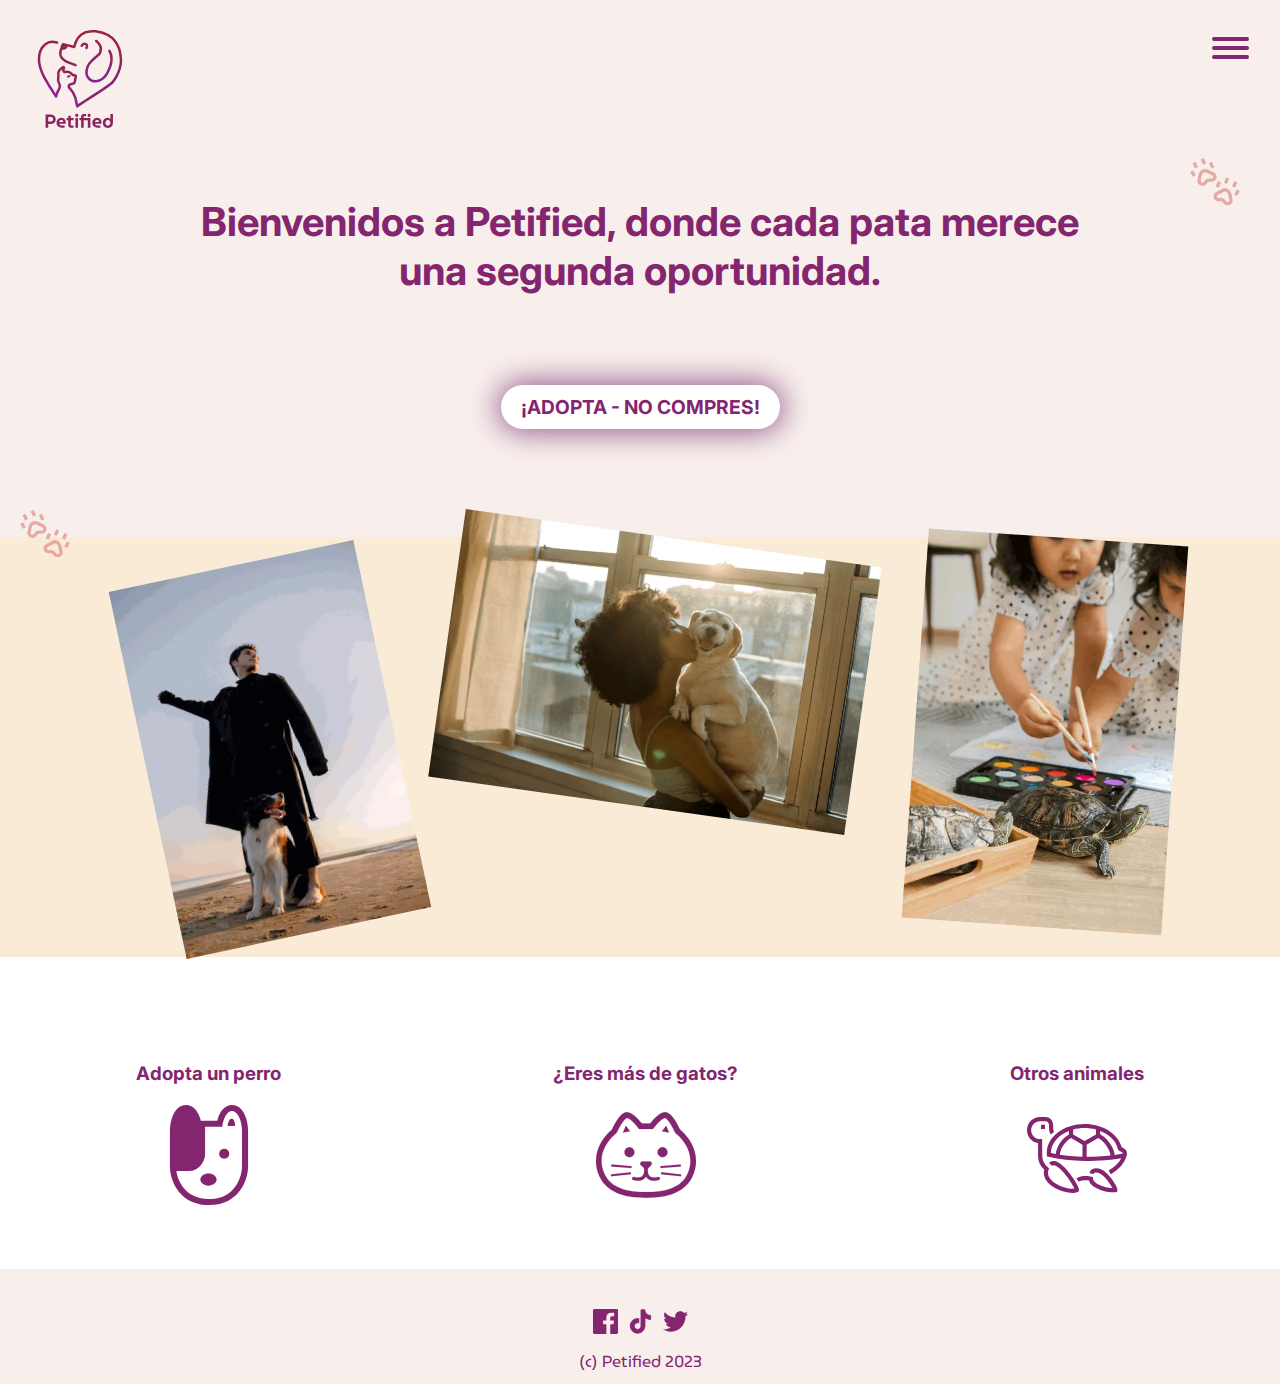
<file: index.html>
<!DOCTYPE html>
<html lang="es">
  <head>
    <meta charset="UTF-8" />
    <meta http-equiv="X-UA-Compatible" content="IE=edge" />
    <meta name="viewport" content="width=device-width, initial-scale=1.0" />
    <title>Petified - Refugio de animales</title>
    <link rel="stylesheet" href="css/root.css" />
    <link rel="stylesheet" href="css/style.css" />
  </head>
  <body ondragstart="return false;" ondrop="return false;">
    <header>
      <div class="grupoLogo">
        <a href="index.html"
          ><img class="logo" src="/img/Logos/logo.svg" alt="Petified"
        /></a>
      </div>

      <div class="menu">
        <nav id="nav" class="main-nav">
          <div class="nav-links">
            <a class="link-item link-item1" href="index.html">Inicio</a>
            <a class="link-item link-item2" href="somos.html">Quiénes somos</a>
            <a class="link-item link-item3" href="obrasocial.html">Colabora</a>
            <a class="link-item link-item4" href="adopta.html">Adopta</a>
            <a class="link-item link-item5" href="adopta.html">Contacto</a>
          </div>
        </nav>
        <button id="button-menu" class="button-menu">
          <span></span>
          <span></span>
          <span></span>
        </button>
      </div>
    </header>

    <div class="huella1">
      <img
        class="huellas"
        src="/img/icons/paws-svgrepo-com (2).svg"
        alt="huellas"
      />
    </div>

    <section class="seccion1">
      <!--TITULO-->

      <div class="marcoBoton">
        <div class="titulo">
          <h1>
            Bienvenidos a Petified, donde cada pata merece una segunda
            oportunidad.
          </h1>
        </div>
        <button class="adopta">
          <a href="adopta.html">¡Adopta - No compres!</a>
        </button>
      </div>
    </section>
    <div class="huella2">
      <img
        class="huellas"
        src="/img/icons/paws-svgrepo-com (2).svg"
        alt="huellas"
      />
    </div>
    <main>
      <div class="galeriaPrincipal">
        <img
          class="foto1"
          src="/img/ImagenesWEBP/1920/humanos_interactuando/Full-chicoPerro.webp"
          alt="Chico Perro"
        />
        <img
          class="foto2"
          src="/img/ImagenesWEBP/1920/humanos_interactuando/Full-chicaBesoPerro.webp"
          alt="Chica besa perro"
        />

        <img
          class="foto3"
          src="/img/ImagenesWEBP/1920/humanos_interactuando/Full-niñasTortugas.webp"
          alt="niñas Tortuga"
        />
        <img
          class="foto4"
          src="/img/ImagenesWEBP/1920/humanos_interactuando/Full-niñoAmorGato.webp"
          alt="niño gato"
        />
        <img
          class="foto5"
          src="/img/ImagenesWEBP/1920/humanos_interactuando/Full-paseoPerros.webp"
          alt="paseo perro"
        />
      </div>
      <section class="iconoEnlace">
        <div class="conjuntoAdopta">
          <h3>Adopta un perro</h3>
          <div>
            <img
              class="icono"
              src="/img/icons/dog-13-svgrepo-com.svg"
              alt="icono de perro"
            />
          </div>
        </div>
        <div class="conjuntoAdopta">
          <h3>¿Eres más de gatos?</h3>
          <div>
            <img
              class="icono"
              src="/img/icons/cat-1-svgrepo-com.svg"
              alt="icono de gato"
            />
          </div>
        </div>
        <div class="conjuntoAdopta">
          <h3>Otros animales</h3>
          <div>
            <img
              class="icono"
              src="/img/icons/turtle-svgrepo-com.svg"
              alt="icono de tortuga"
            />
          </div>
        </div>
      </section>
      <footer>
        <div class="grupoRedes">
          <img
            class="redes"
            src="/img/icons/facebook-color-svgrepo-com.svg"
            alt=""
          />
          <img class="redes" src="/img/icons/tiktok-svgrepo-com.svg" alt="" />
          <img
            class="redes"
            src="/img/icons/twitter-3-svgrepo-com.svg"
            alt=""
          />
        </div>
        <div class="copyRight">(c) Petified 2023</div>
      </footer>
    </main>
    <script src="js/script.js"></script>
  </body>
</html>
</file>
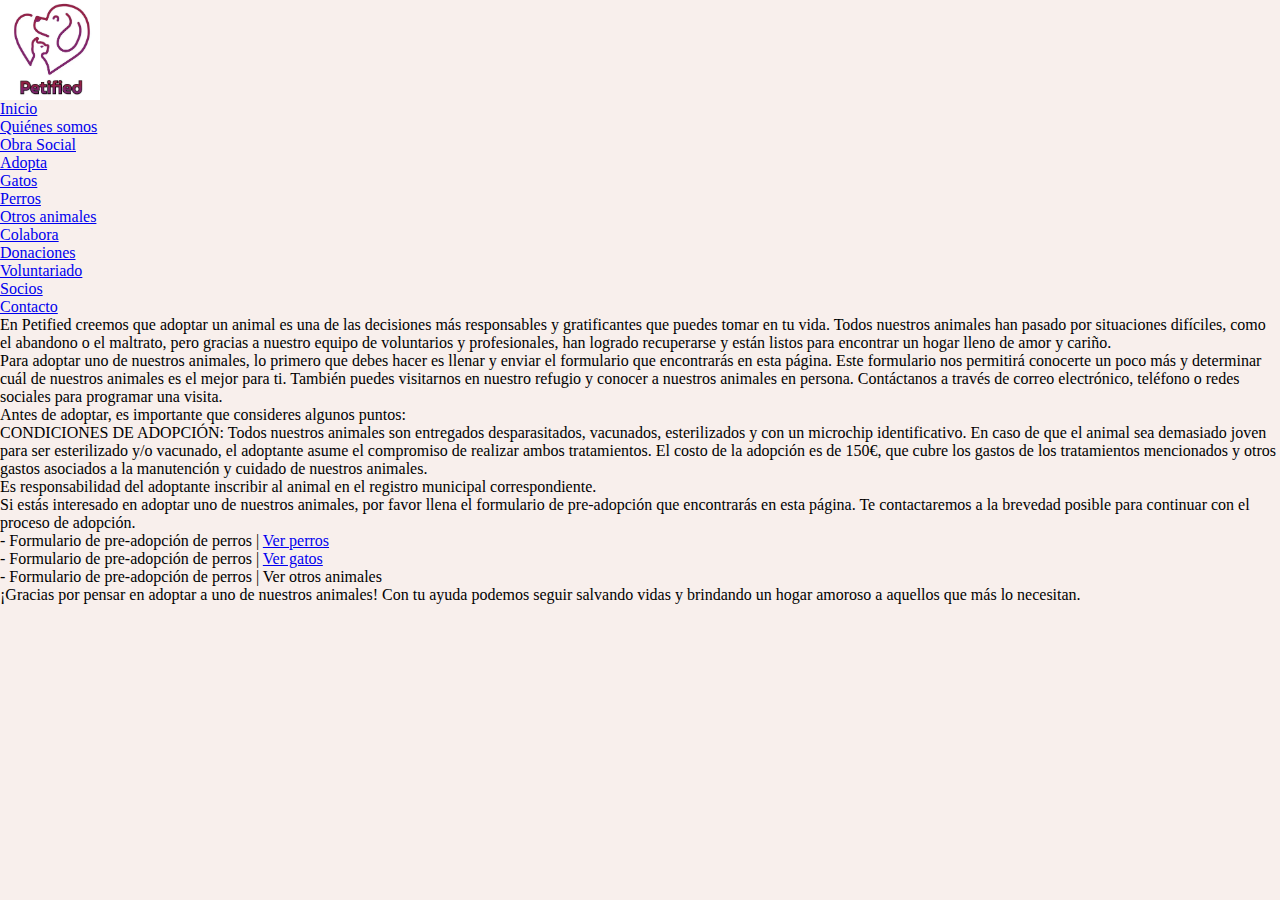
<file: adopta.html>
<!DOCTYPE html>
<html lang="es">
  <head>
    <meta charset="UTF-8" />
    <meta http-equiv="X-UA-Compatible" content="IE=edge" />
    <meta name="viewport" content="width=device-width, initial-scale=1.0" />
    <title>Petified - Refugio de animales</title>
    <link rel="stylesheet" href="css/root.css" />
    <link rel="stylesheet" href="css/style.css" />
  </head>
<body>
  
  <div class="header">
    <div class="logo">
      <a href="index.html"><img class="logo" src="/img/Logos/logo.webp" alt="Petified"/></a>
    </div>
      
    <div class="menu">
      <nav>
        <li><a href="index.html">Inicio</a></li>
        <li><a href="somos.html">Quiénes somos</a></li>
        <li><a href="obrasocial.html">Obra Social</a></li>
        <li><a class="active" href="adopta.html">Adopta</a>
          <ul>
            <li><a href="gatos.html">Gatos</a></li>
            <li><a href="perros.html">Perros</a></li>
            <li><a href="#">Otros animales</a></li>
          </ul>
        </li>
        <li><a href="colabora.html">Colabora</a>
          <ul><li><a href="#">Donaciones</a></li>
            <li><a href="#">Voluntariado</a></li>
            <li><a href="#">Socios</a></li>
            </li>
          </ul>
        <li><a href="contacta.html">Contacto</a></li>
      </nav>
    </div>
  </div>

  <div>
    <p class="text1">En Petified creemos que adoptar un animal es una de las decisiones más responsables y gratificantes que puedes tomar en tu vida. Todos nuestros animales han pasado por situaciones difíciles, como el abandono o el maltrato, pero gracias a nuestro equipo de voluntarios y profesionales, han logrado recuperarse y están listos para encontrar un hogar lleno de amor y cariño.</p>
    <p class="text1">Para adoptar uno de nuestros animales, lo primero que debes hacer es llenar y enviar el formulario que encontrarás en esta página. Este formulario nos permitirá conocerte un poco más y determinar cuál de nuestros animales es el mejor para ti. También puedes visitarnos en nuestro refugio y conocer a nuestros animales en persona. Contáctanos a través de correo electrónico, teléfono o redes sociales para programar una visita.</p>
    <p class="text1">Antes de adoptar, es importante que consideres algunos puntos:</p>
    <p class="text1">CONDICIONES DE ADOPCIÓN: Todos nuestros animales son entregados desparasitados, vacunados, esterilizados y con un microchip identificativo. En caso de que el animal sea demasiado joven para ser esterilizado y/o vacunado, el adoptante asume el compromiso de realizar ambos tratamientos. El costo de la adopción es de 150€, que cubre los gastos de los tratamientos mencionados y otros gastos asociados a la manutención y cuidado de nuestros animales.</p>
    <p class="text1">Es responsabilidad del adoptante inscribir al animal en el registro municipal correspondiente.</p>
    <p class="text1">Si estás interesado en adoptar uno de nuestros animales, por favor llena el formulario de pre-adopción que encontrarás en esta página. Te contactaremos a la brevedad posible para continuar con el proceso de adopción.</p>
    <p class="text2">- Formulario de pre-adopción de perros   | <a href="perros.html">Ver perros</a></p>
    <p class="text2">- Formulario de pre-adopción de perros   | <a href="perros.html">Ver gatos</a></p>
    <p class="text2">- Formulario de pre-adopción de perros   | Ver otros animales</p>
    <p class="text1">¡Gracias por pensar en adoptar a uno de nuestros animales! Con tu ayuda podemos seguir salvando vidas y brindando un hogar amoroso a aquellos que más lo necesitan.</p>
  </div>
</file>
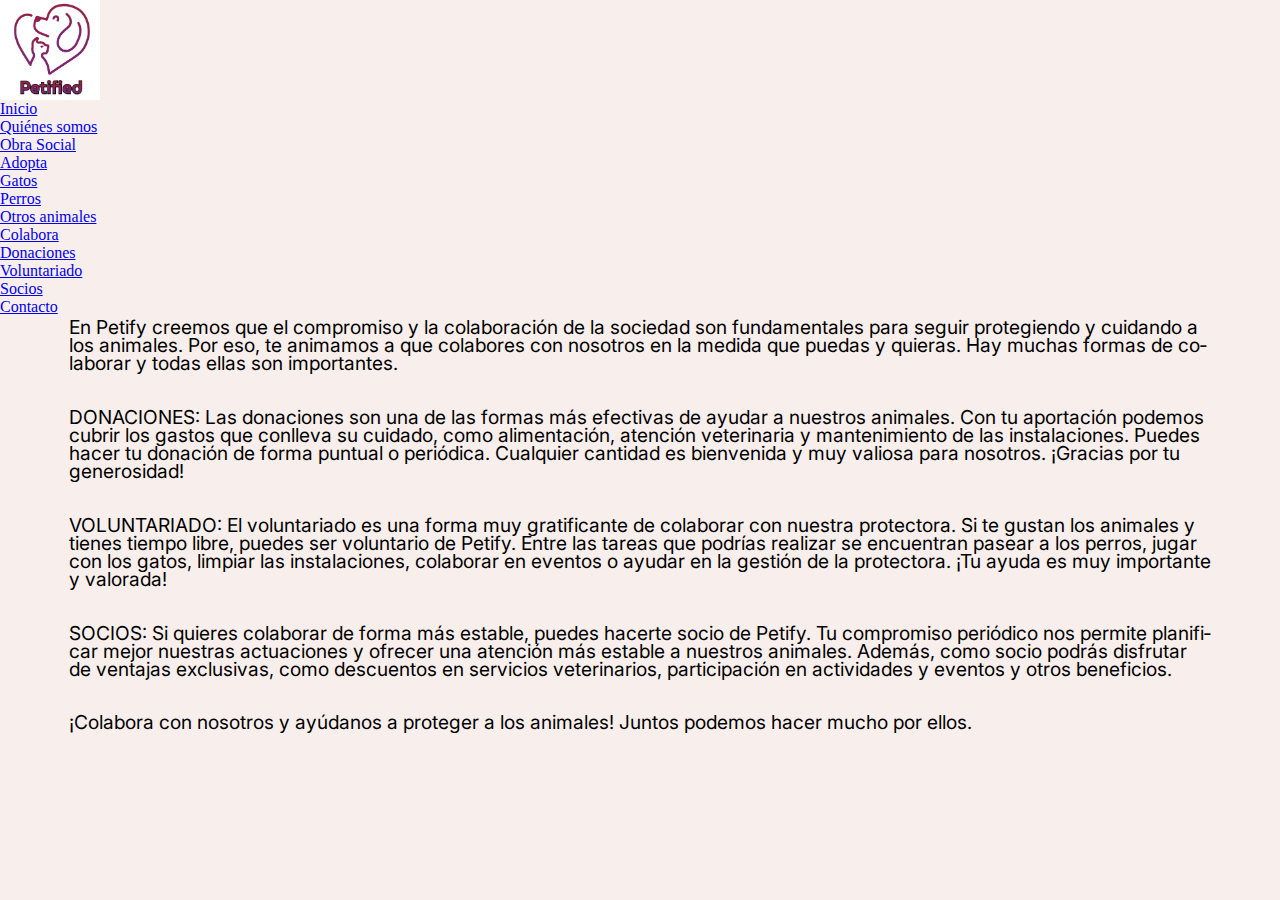
<file: colabora.html>
<!DOCTYPE html>
<html lang="es">
  <head>
    <meta charset="UTF-8" />
    <meta http-equiv="X-UA-Compatible" content="IE=edge" />
    <meta name="viewport" content="width=device-width, initial-scale=1.0" />
    <title>Petified - Refugio de animales</title>
    <link rel="stylesheet" href="css/root.css" />
    <link rel="stylesheet" href="css/style.css" />
  </head>
<body>
  
  <div class="header">
    <div class="logo">
      <a href="index.html"><img class="logo" src="/img/Logos/logo.webp" alt="Petified"/></a>
    </div>
      
    <div class="menu">
      <nav>
        <li><a href="index.html">Inicio</a></li>
        <li><a href="somos.html">Quiénes somos</a></li>
        <li><a href="obrasocial.html">Obra Social</a></li>
        <li><a href="adopta.html">Adopta</a>
          <ul>
            <li><a href="gatos.html">Gatos</a></li>
            <li><a href="perros.html">Perros</a></li>
            <li><a href="#">Otros animales</a></li>
          </ul>
        </li>
        <li><a class="active" href="colabora.html">Colabora</a>
          <ul><li><a href="#">Donaciones</a></li>
            <li><a href="#">Voluntariado</a></li>
            <li><a href="#">Socios</a></li>
            </li>
          </ul>
        <li><a href="contacta.html">Contacto</a></li>
      </nav>
    </div>
  </div>

  <div>
    <p class="text">En Petify creemos que el compromiso y la colaboración de la sociedad son fundamentales para seguir protegiendo y cuidando a los animales. Por eso, te animamos a que colabores con nosotros en la medida que puedas y quieras. Hay muchas formas de colaborar y todas ellas son importantes.</p>
    <p class="text">DONACIONES: Las donaciones son una de las formas más efectivas de ayudar a nuestros animales. Con tu aportación podemos cubrir los gastos que conlleva su cuidado, como alimentación, atención veterinaria y mantenimiento de las instalaciones. Puedes hacer tu donación de forma puntual o periódica. Cualquier cantidad es bienvenida y muy valiosa para nosotros. ¡Gracias por tu generosidad!</p>
    <p class="text">VOLUNTARIADO: El voluntariado es una forma muy gratificante de colaborar con nuestra protectora. Si te gustan los animales y tienes tiempo libre, puedes ser voluntario de Petify. Entre las tareas que podrías realizar se encuentran pasear a los perros, jugar con los gatos, limpiar las instalaciones, colaborar en eventos o ayudar en la gestión de la protectora. ¡Tu ayuda es muy importante y valorada!</p>
    <p class="text">SOCIOS: Si quieres colaborar de forma más estable, puedes hacerte socio de Petify. Tu compromiso periódico nos permite planificar mejor nuestras actuaciones y ofrecer una atención más estable a nuestros animales. Además, como socio podrás disfrutar de ventajas exclusivas, como descuentos en servicios veterinarios, participación en actividades y eventos y otros beneficios.</p>
    <p class="text">¡Colabora con nosotros y ayúdanos a proteger a los animales! Juntos podemos hacer mucho por ellos.</p>
  </div>
</file>
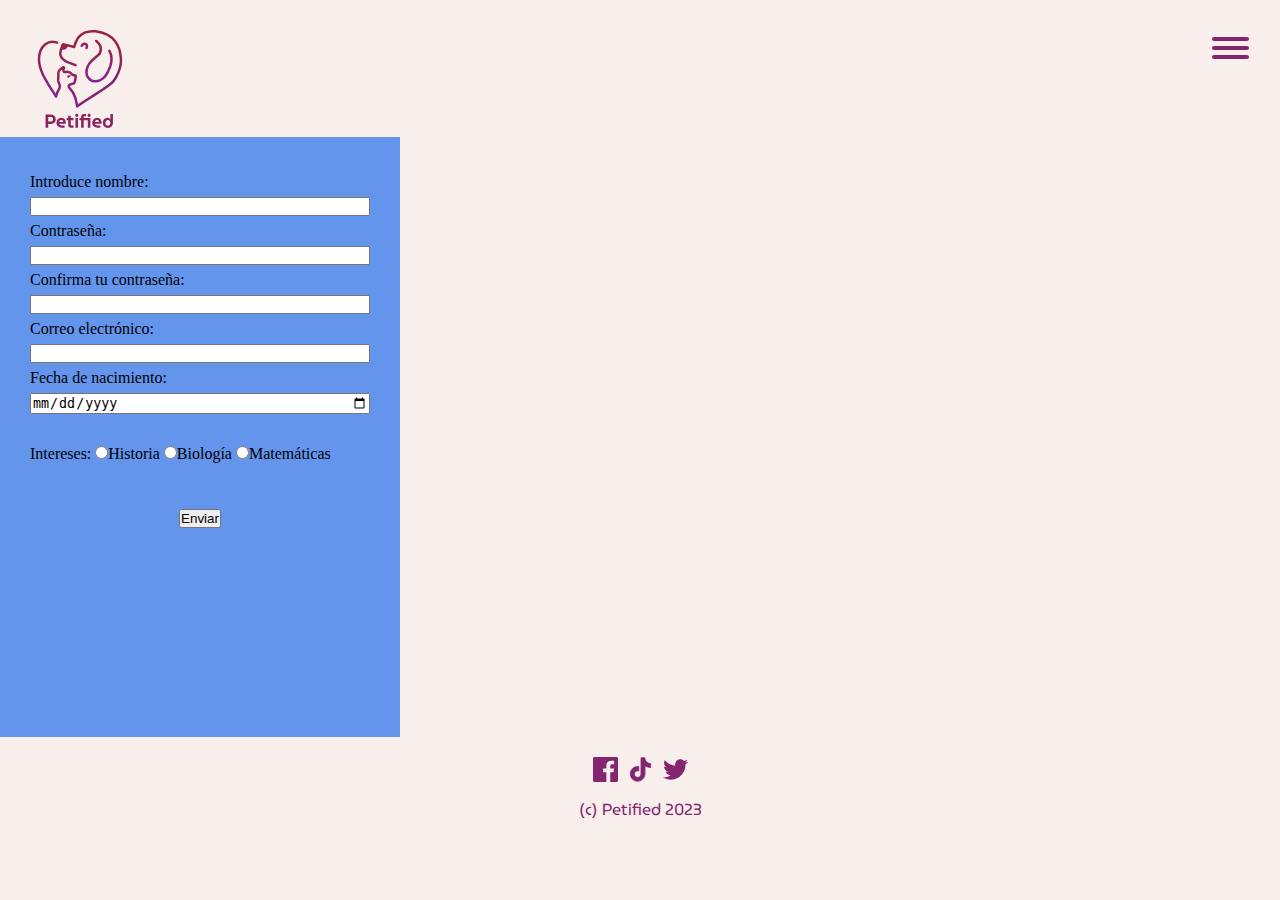
<file: contacta.html>
<!DOCTYPE html>
<html lang="es">
  <head>
    <meta charset="UTF-8" />
    <meta http-equiv="X-UA-Compatible" content="IE=edge" />
    <meta name="viewport" content="width=device-width, initial-scale=1.0" />
    <title>Petified - Refugio de animales</title>
    <link rel="stylesheet" href="css/root.css" />
    <link rel="stylesheet" href="css/style.css" />
  </head>
  <body>
    <header>
      <div class="grupoLogo">
        <a href="index.html"
          ><img class="logo" src="/img/Logos/logo.svg" alt="Petified"
        /></a>
      </div>

      <div class="menu">
        <nav id="nav" class="main-nav">
          <div class="nav-links">
            <a class="link-item link-item1" href="index.html">Inicio</a>
            <a class="link-item link-item2" href="somos.html">Quiénes somos</a>
            <a class="link-item link-item3" href="obrasocial.html">Colabora</a>
            <a class="link-item link-item4" href="adopta.html">Adopta</a>
            <a class="link-item link-item5" href="adopta.html">Contacto</a>
          </div>
        </nav>
        <button id="button-menu" class="button-menu">
          <span></span>
          <span></span>
          <span></span>
        </button>
      </div>
    </header>

    <main>
      <form action="" class="contenedor" id="formulario">
        <label for="nombre">Introduce nombre:</label>
        <input class="campo-input" type="text" id="nombre" name="nombre" />
        <span class="invisible" id="errorNombre">Nombre incorrecto</span>
        <label for="password">Contraseña:</label>
        <input class="campo-input" type="text" id="password" name="password" />
        <label for="passwordConfirm">Confirma tu contraseña:</label>
        <span class="invisible" id="errPasswordDif "
          >Las contraseñas no son iguales</span
        >
        <input
          class="campo-input"
          type="text"
          id="passwordConfirm"
          name="passwordConfirm"
        />
        <span class="invisible" id="errorPassword"
          >Formato de password incorrecto</span
        >
        <label for="correo">Correo electrónico:</label>
        <input class="campo-input" type="email" id="correo" name="correo" />
        <span class="invisible" id="correoError"
          >Formato incorrecto de correo</span
        >
        <label for="nacimiento:">Fecha de nacimiento:</label>
        <input
          class="campo-input"
          type="date"
          name="nacimiento"
          id="nacimiento"
        />
        <div class="radiales">
          <label for="interes">Intereses: </label>
          <input
            type="radio"
            name="interes"
            id="historia"
            value="historia"
          />Historia
          <input
            type="radio"
            name="interes"
            id="biologia"
            value="biología"
          />Biología
          <input
            type="radio"
            name="interes"
            id="matematicas"
            value="matematicas"
          />Matemáticas
        </div>
        <div class="contenedorBoton">
          <button id="botonEnvio">Enviar</button>
        </div>
      </form>
    </main>
    <script src="js/funciones.js"></script>

    <footer>
      <div class="grupoRedes">
        <img
          class="redes"
          src="/img/icons/facebook-color-svgrepo-com.svg"
          alt=""
        />
        <img class="redes" src="/img/icons/tiktok-svgrepo-com.svg" alt="" />
        <img class="redes" src="/img/icons/twitter-3-svgrepo-com.svg" alt="" />
      </div>
      <div class="copyRight">(c) Petified 2023</div>
    </footer>
  </body>
</html>
</file>
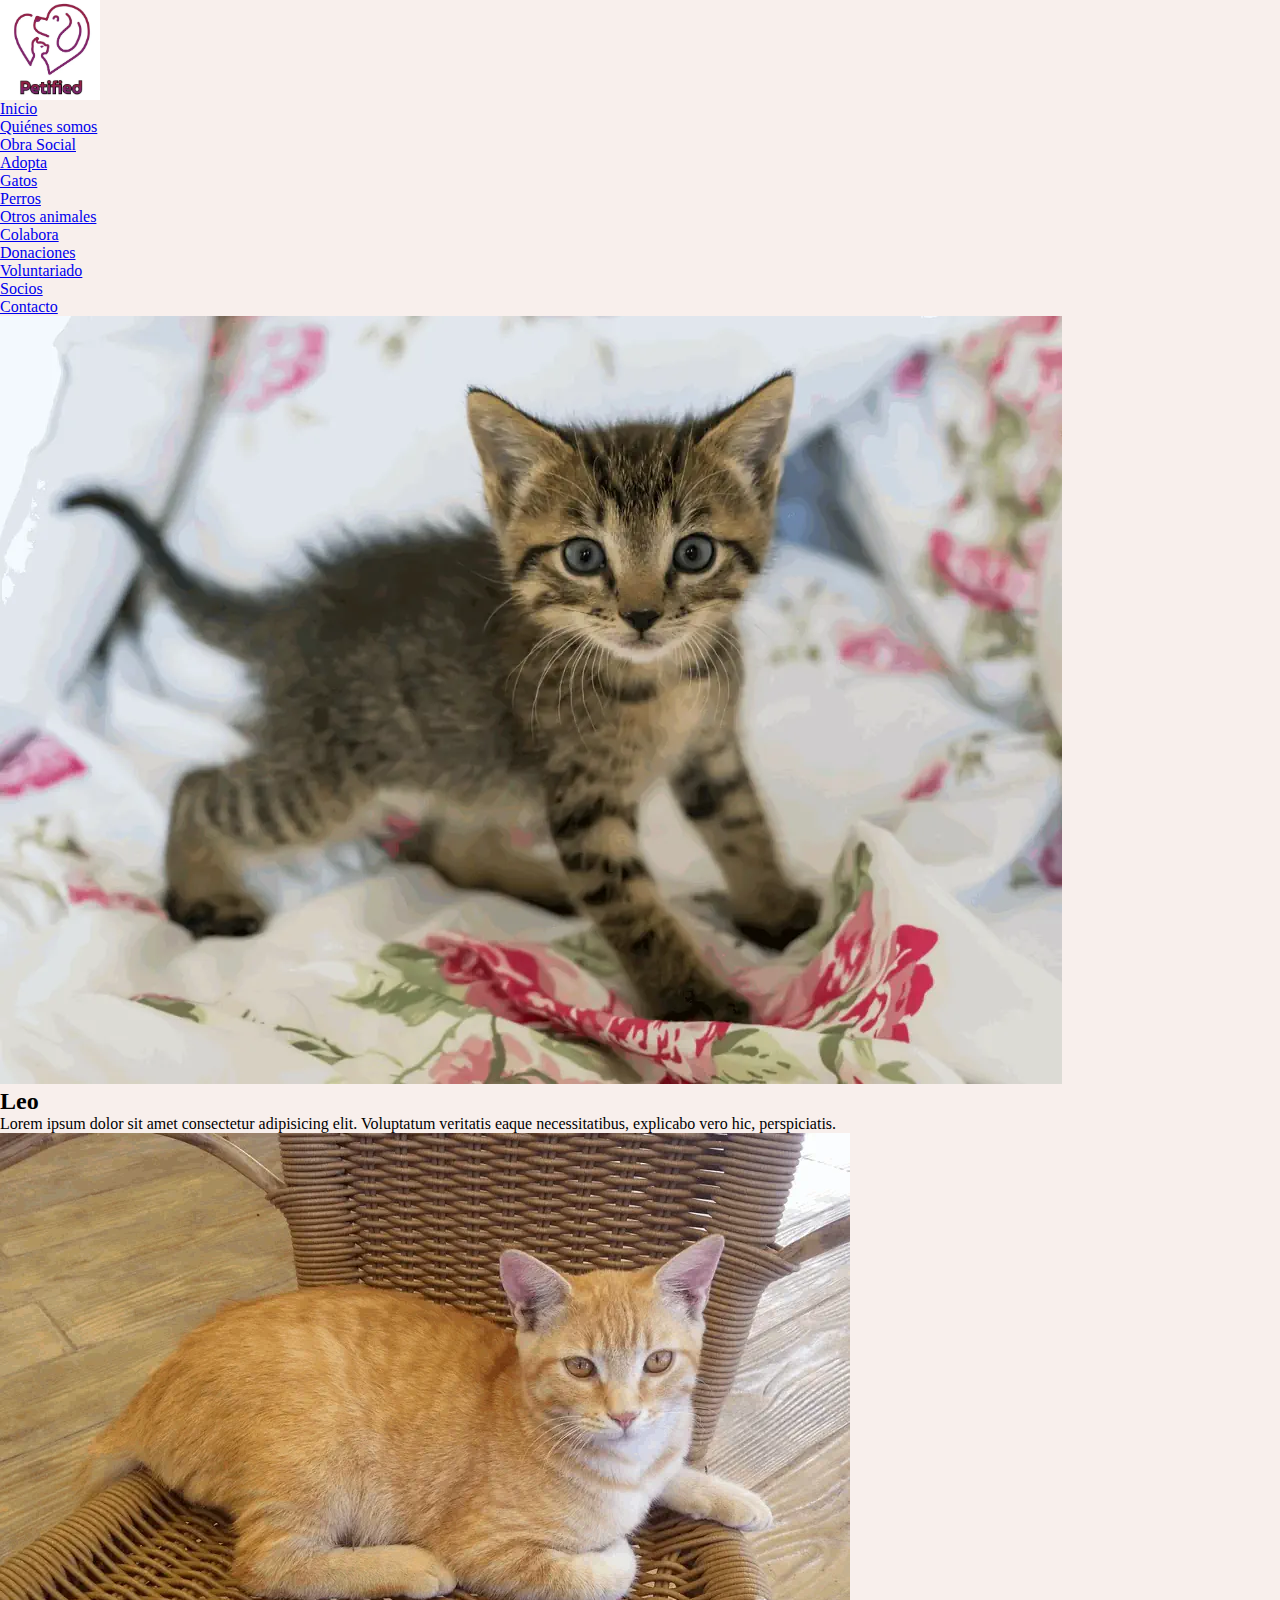
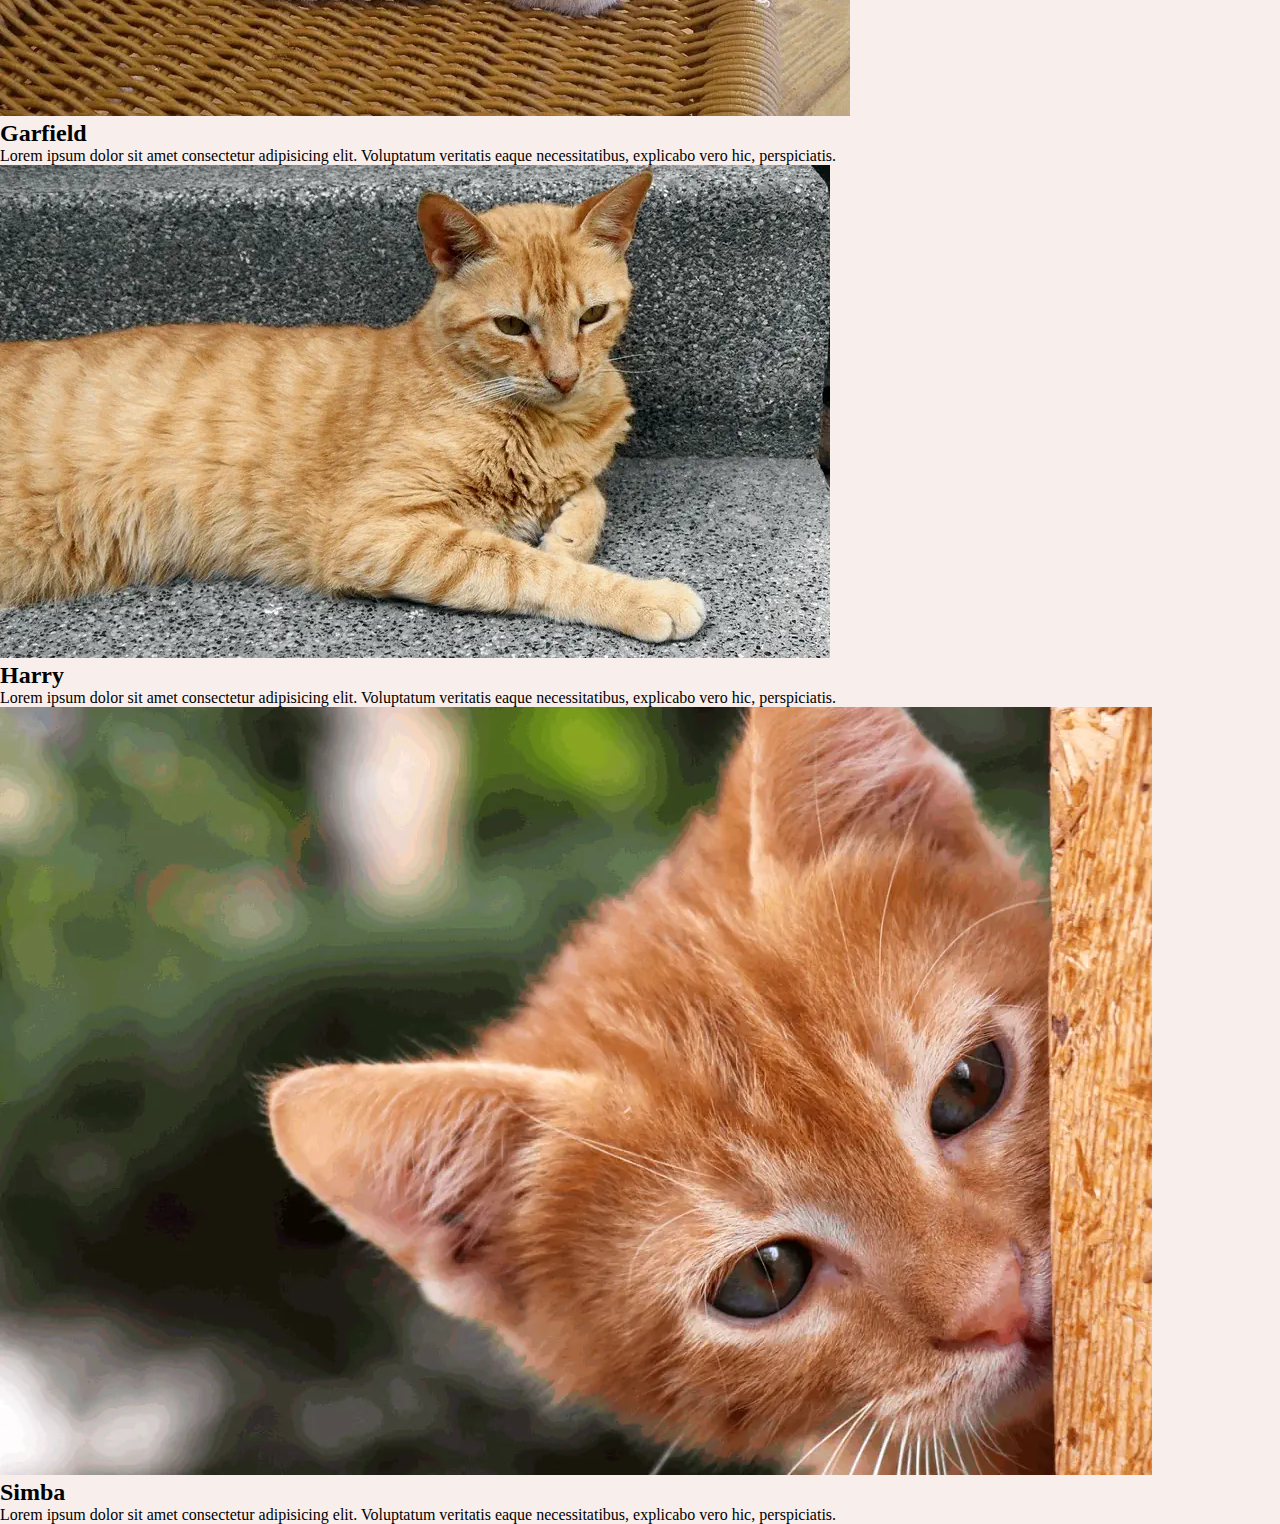
<file: gatos.html>
<!DOCTYPE html>
<html lang="es">
  <head>
    <meta charset="UTF-8" />
    <meta http-equiv="X-UA-Compatible" content="IE=edge" />
    <meta name="viewport" content="width=device-width, initial-scale=1.0" />
    <title>Petified - Refugio de animales</title>
    <link rel="stylesheet" href="css/root.css" />
    <link rel="stylesheet" href="css/style.css" />
  </head>
<body>
  
  <div class="header">
    <div class="logo">
      <a href="index.html"><img class="logo" src="/img/Logos/logo.webp" alt="Petified"/></a>
    </div>
      
    <div class="menu">
      <nav>
        <li><a href="index.html">Inicio</a></li>
        <li><a href="somos.html">Quiénes somos</a></li>
        <li><a href="obrasocial.html">Obra Social</a></li>
        <li><a class="active" href="adopta.html">Adopta</a>
          <ul>
            <li><a class="active" href="gatos.html">Gatos</a></li>
            <li><a href="perros.html">Perros</a></li>
            <li><a href="#">Otros animales</a></li>
          </ul>
        </li>
        <li><a href="colabora.html">Colabora</a>
          <ul><li><a href="#">Donaciones</a></li>
            <li><a href="#">Voluntariado</a></li>
            <li><a href="#">Socios</a></li>
            </li>
          </ul>
        <li><a href="contacta.html">Contacto</a></li>
      </nav>
    </div>
  </div>
  <div class="perros">
        <div class="card"><img src="img/ImagenesWEBP/1920/gatos/Full-gatoCachorro.webp">
            <h2>Leo</h2>
            <p>Lorem ipsum dolor sit amet consectetur adipisicing elit. Voluptatum veritatis eaque necessitatibus, explicabo vero hic, perspiciatis.</p>
        </div>

        <div class="card"><img src="img/ImagenesWEBP/1920/gatos/Full-gatoNaranjaSIlla.webp">
            <h2>Garfield</h2>
            <p>Lorem ipsum dolor sit amet consectetur adipisicing elit. Voluptatum veritatis eaque necessitatibus, explicabo vero hic, perspiciatis.</p>
        </div>

        <div class="card"><img src="img/ImagenesWEBP/1920/gatos/Full-gatoNaranjaSobreGris.webp">
            <h2>Harry</h2>
            <p>Lorem ipsum dolor sit amet consectetur adipisicing elit. Voluptatum veritatis eaque necessitatibus, explicabo vero hic, perspiciatis.</p>
        </div>

        <div class="card"><img src="img/ImagenesWEBP/1920/gatos/Full-gatoNaranjaAsoma.webp">
            <h2>Simba</h2>
            <p>Lorem ipsum dolor sit amet consectetur adipisicing elit. Voluptatum veritatis eaque necessitatibus, explicabo vero hic, perspiciatis.</p>
        </div>
    </div>
  </body>
  </html>
</file>
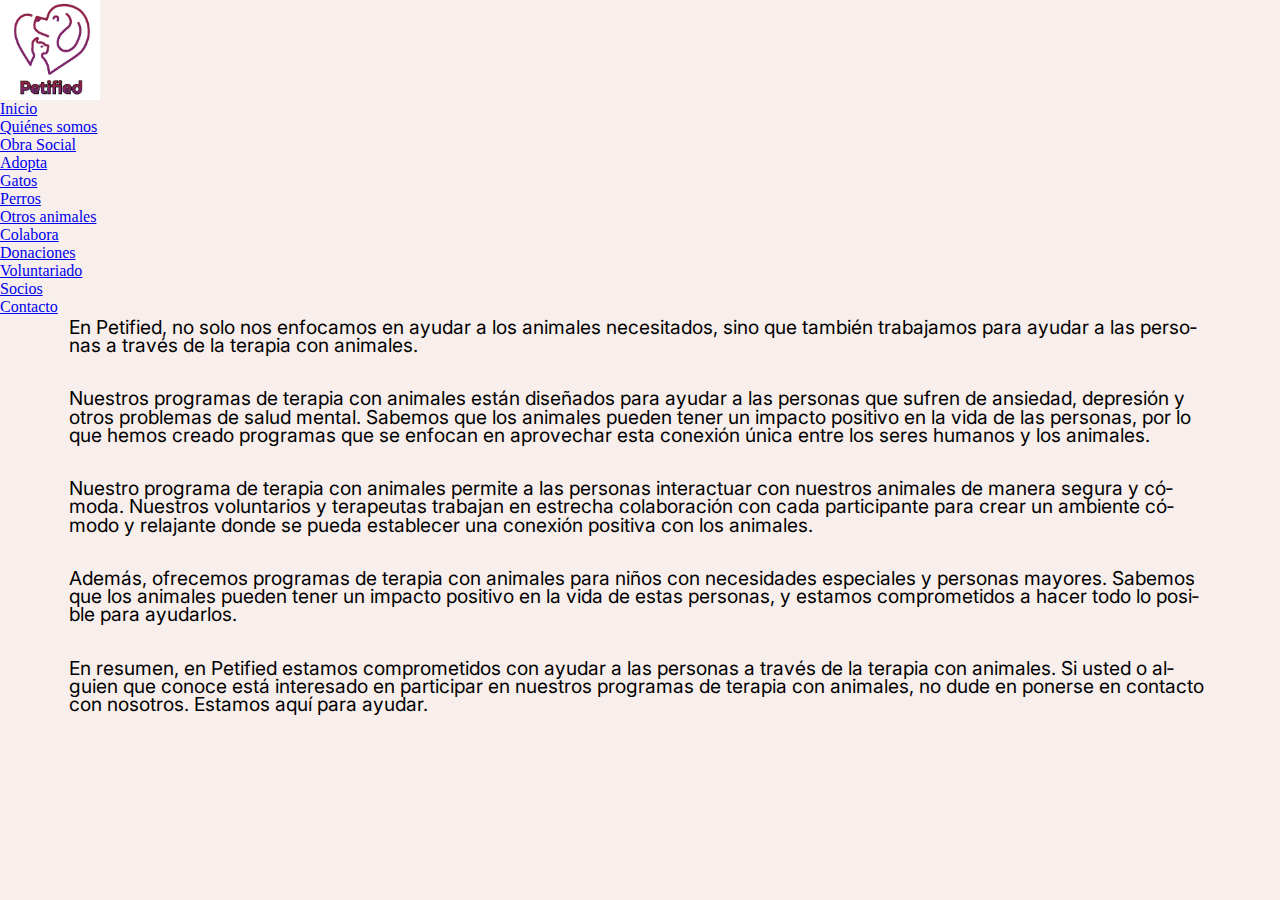
<file: obrasocial.html>
<!DOCTYPE html>
<html lang="es">
  <head>
    <meta charset="UTF-8" />
    <meta http-equiv="X-UA-Compatible" content="IE=edge" />
    <meta name="viewport" content="width=device-width, initial-scale=1.0" />
    <title>Petified - Refugio de animales</title>
    <link rel="stylesheet" href="css/root.css" />
    <link rel="stylesheet" href="css/style.css" />
  </head>
<body>
  
  <div class="header">
    <div class="logo">
      <a href="index.html"><img class="logo" src="/img/Logos/logo.webp" alt="Petified"/></a>
    </div>
      
    <div class="menu">
      <nav>
        <li><a href="index.html">Inicio</a></li>
        <li><a href="somos.html">Quiénes somos</a></li>
        <li><a class="active" href="obrasocial.html">Obra Social</a></li>
        <li><a href="adopta.html">Adopta</a>
          <ul>
            <li><a href="gatos.html">Gatos</a></li>
            <li><a href="perros.html">Perros</a></li>
            <li><a href="#">Otros animales</a></li>
          </ul>
        </li>
        <li><a href="colabora.html">Colabora</a>
          <ul><li><a href="#">Donaciones</a></li>
            <li><a href="#">Voluntariado</a></li>
            <li><a href="#">Socios</a></li>
            </li>
          </ul>
        <li><a href="contacta.html">Contacto</a></li>
      </nav>
    </div>
  </div>

  <div>
    <p class="text">En Petified, no solo nos enfocamos en ayudar a los animales necesitados, sino que también trabajamos para ayudar a las personas a través de la terapia con animales.</p>
    <p class="text">Nuestros programas de terapia con animales están diseñados para ayudar a las personas que sufren de ansiedad, depresión y otros problemas de salud mental. Sabemos que los animales pueden tener un impacto positivo en la vida de las personas, por lo que hemos creado programas que se enfocan en aprovechar esta conexión única entre los seres humanos y los animales.</p>
    <p class="text">Nuestro programa de terapia con animales permite a las personas interactuar con nuestros animales de manera segura y cómoda. Nuestros voluntarios y terapeutas trabajan en estrecha colaboración con cada participante para crear un ambiente cómodo y relajante donde se pueda establecer una conexión positiva con los animales.</p>
    <p class="text">Además, ofrecemos programas de terapia con animales para niños con necesidades especiales y personas mayores. Sabemos que los animales pueden tener un impacto positivo en la vida de estas personas, y estamos comprometidos a hacer todo lo posible para ayudarlos.</p>
    <p class="text">En resumen, en Petified estamos comprometidos con ayudar a las personas a través de la terapia con animales. Si usted o alguien que conoce está interesado en participar en nuestros programas de terapia con animales, no dude en ponerse en contacto con nosotros. Estamos aquí para ayudar.</p>
  </div>
</file>
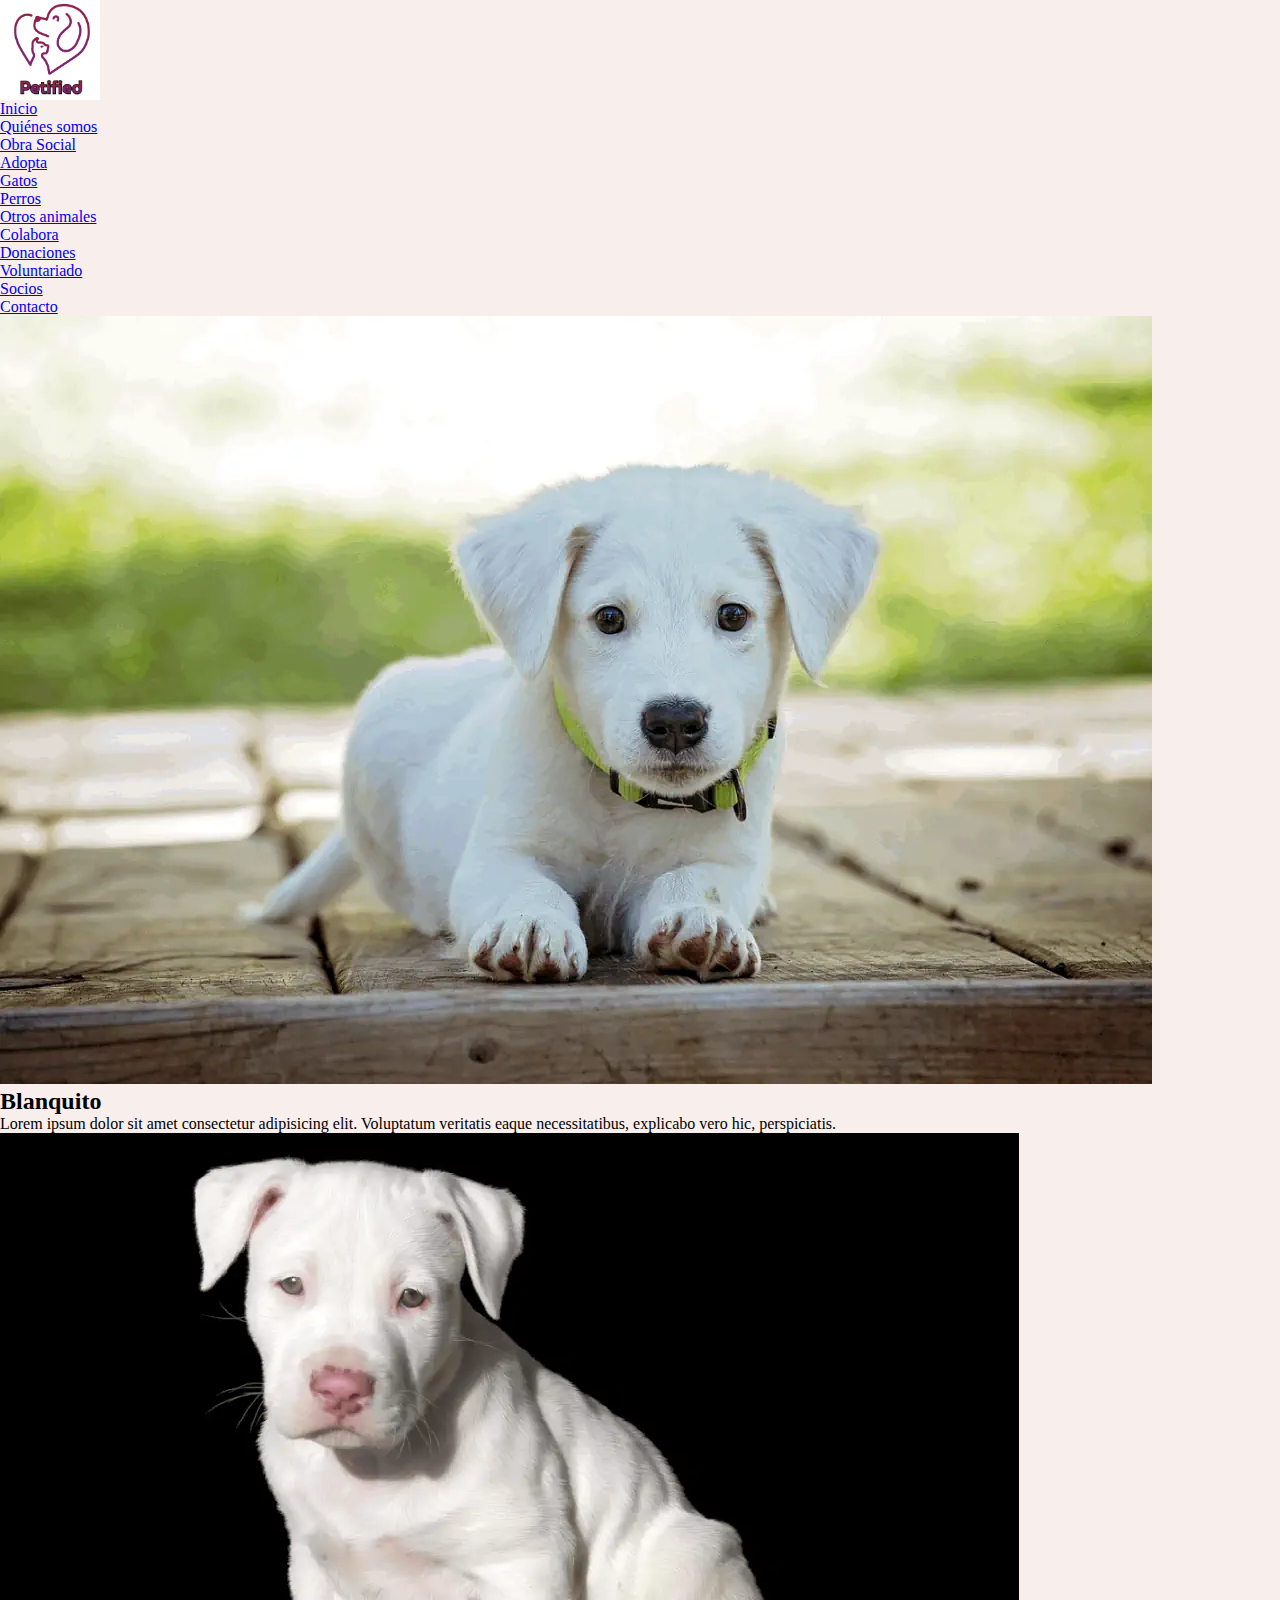
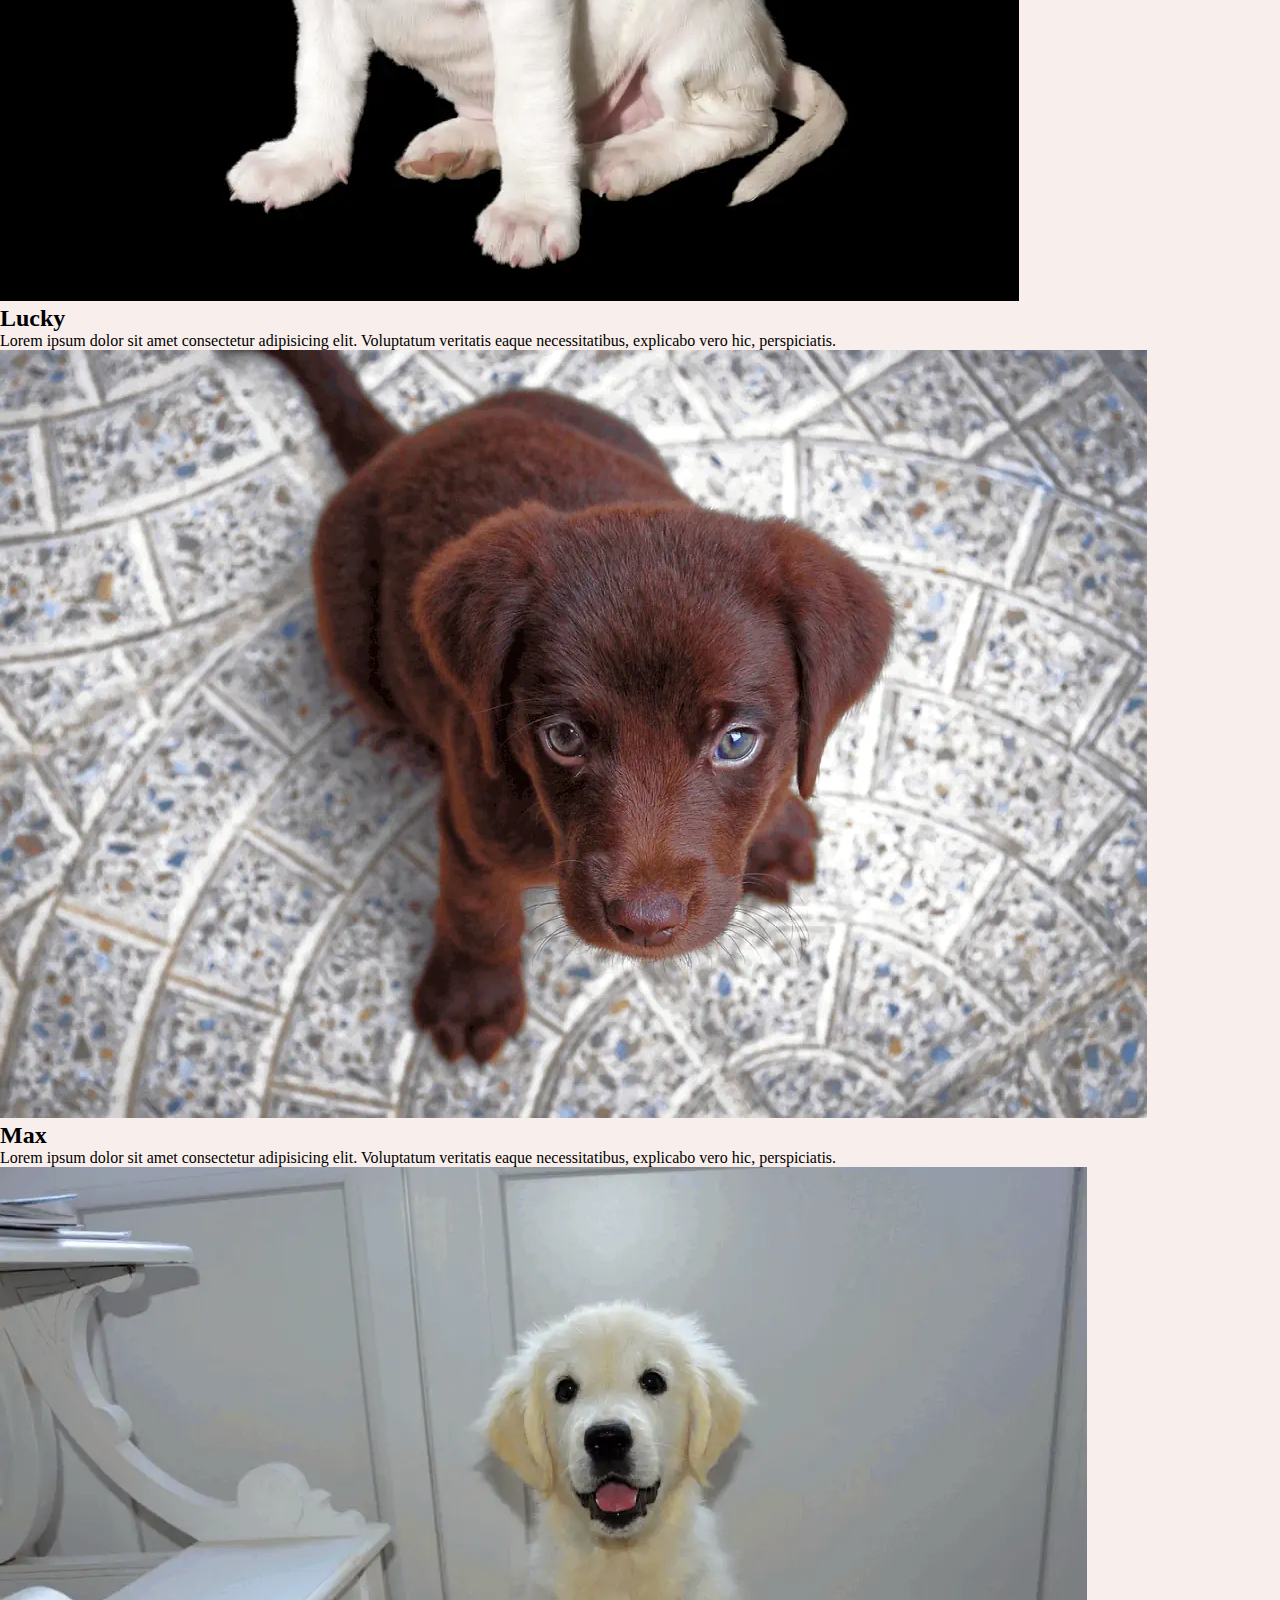
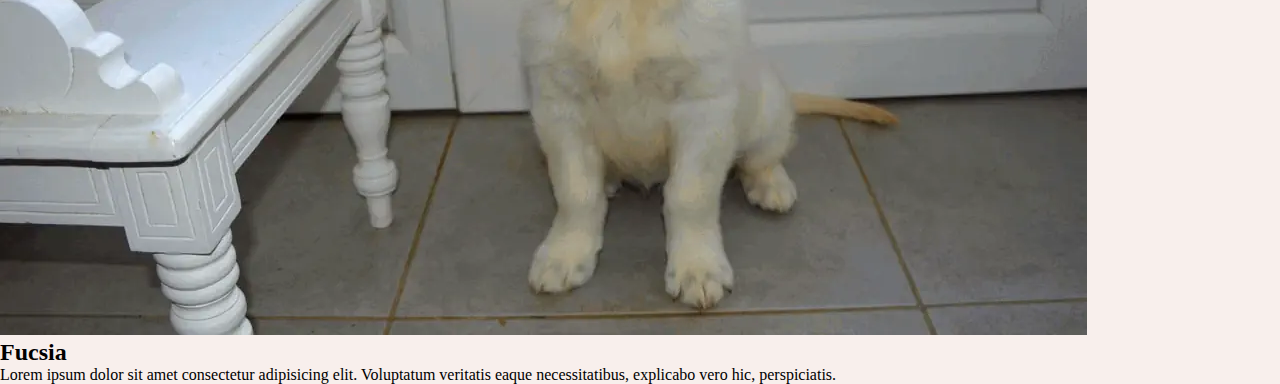
<file: perros.html>
<!DOCTYPE html>
<html lang="es">
  <head>
    <meta charset="UTF-8" />
    <meta http-equiv="X-UA-Compatible" content="IE=edge" />
    <meta name="viewport" content="width=device-width, initial-scale=1.0" />
    <title>Petified - Refugio de animales</title>
    <link rel="stylesheet" href="css/root.css" />
    <link rel="stylesheet" href="css/style.css" />
  </head>
<body>
  
  <div class="header">
    <div class="logo">
      <a href="index.html"><img class="logo" src="/img/Logos/logo.webp" alt="Petified"/></a>
    </div>
      
    <div class="menu">
      <nav>
        <li><a href="index.html">Inicio</a></li>
        <li><a href="somos.html">Quiénes somos</a></li>
        <li><a href="obrasocial.html">Obra Social</a></li>
        <li><a class="active" href="adopta.html">Adopta</a>
          <ul>
            <li><a href="gatos.html">Gatos</a></li>
            <li><a class="active" href="perros.html">Perros</a></li>
            <li><a href="#">Otros animales</a></li>
          </ul>
        </li>
        <li><a href="colabora.html">Colabora</a>
          <ul><li><a href="#">Donaciones</a></li>
            <li><a href="#">Voluntariado</a></li>
            <li><a href="#">Socios</a></li>
            </li>
          </ul>
        <li><a href="contacta.html">Contacto</a></li>
      </nav>
    </div>
  </div>
  <div class="perros">
        <div class="card"><img src="img/ImagenesWEBP/1920/perros/Full-cachorro.webp">
            <h2>Blanquito</h2>
            <p>Lorem ipsum dolor sit amet consectetur adipisicing elit. Voluptatum veritatis eaque necessitatibus, explicabo vero hic, perspiciatis.</p>
        </div>

        <div class="card"><img src="img/ImagenesWEBP/1920/perros/Full-cachorroFondoNegro.webp">
            <h2>Lucky</h2>
            <p>Lorem ipsum dolor sit amet consectetur adipisicing elit. Voluptatum veritatis eaque necessitatibus, explicabo vero hic, perspiciatis.</p>
        </div>

        <div class="card"><img src="img/ImagenesWEBP/1920/perros/Full-cachorro2.webp">
            <h2>Max</h2>
            <p>Lorem ipsum dolor sit amet consectetur adipisicing elit. Voluptatum veritatis eaque necessitatibus, explicabo vero hic, perspiciatis.</p>
        </div>

        <div class="card"><img src="img/ImagenesWEBP/1920/perros/Full-cachorro3.webp">
            <h2>Fucsia</h2>
            <p>Lorem ipsum dolor sit amet consectetur adipisicing elit. Voluptatum veritatis eaque necessitatibus, explicabo vero hic, perspiciatis.</p>
        </div>
    </div>
  </body>
  </html>
</file>
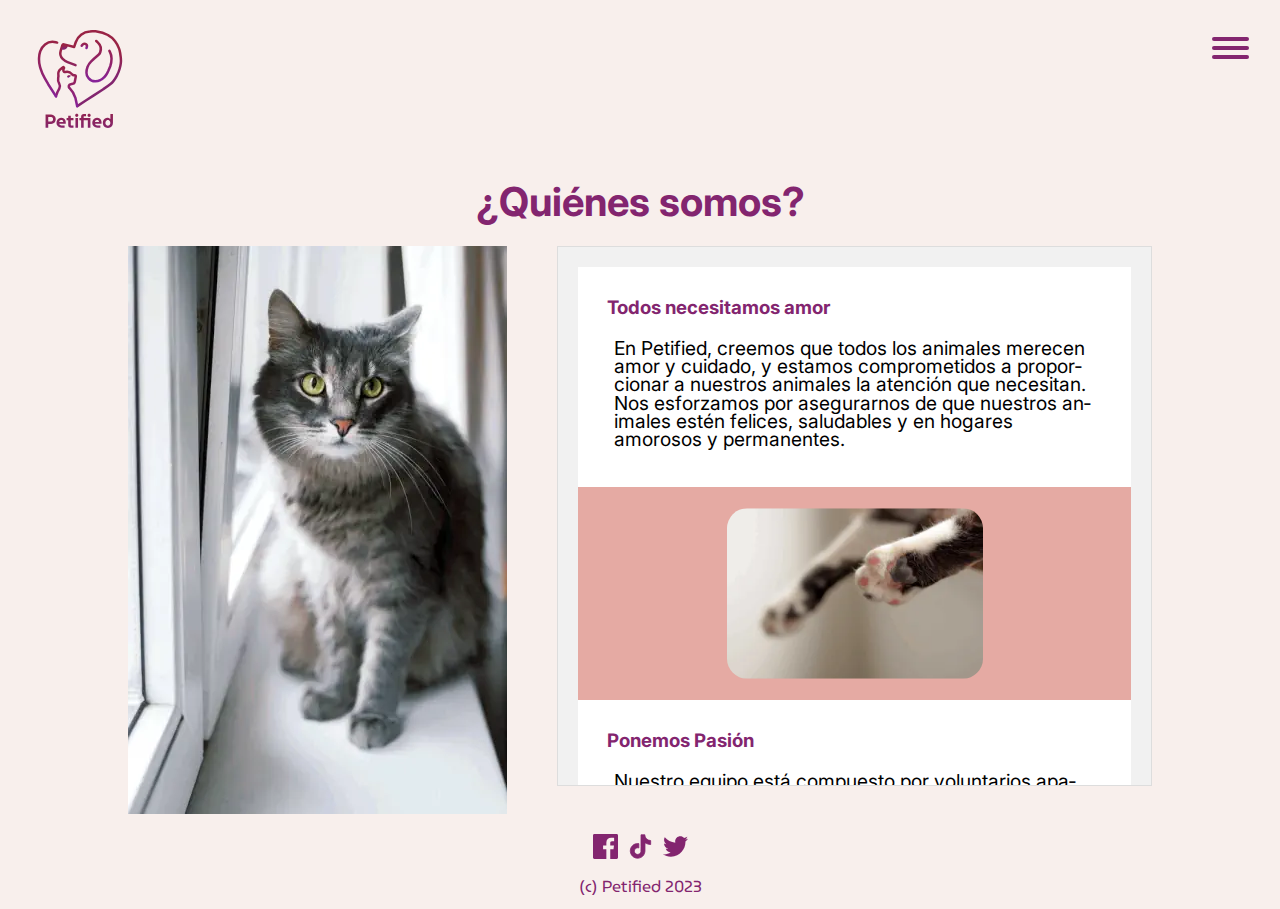
<file: somos.html>
<!DOCTYPE html>
<html lang="en">
  <head>
    <meta charset="UTF-8" />
    <meta http-equiv="X-UA-Compatible" content="IE=edge" />
    <meta name="viewport" content="width=device-width, initial-scale=1.0" />
    <title>Document</title>
    <link rel="stylesheet" href="css/root.css" />
    <link rel="stylesheet" href="css/style.css" />
  </head>
  <body>
    <header>
      <div class="grupoLogo">
        <a href="index.html"
          ><img class="logo" src="/img/Logos/logo.svg" alt="Petified"
        /></a>
      </div>

      <div class="menu">
        <nav id="nav" class="main-nav">
          <div class="nav-links">
            <a class="link-item link-item1" href="index.html">Inicio</a>
            <a class="link-item link-item2" href="somos.html">Quiénes somos</a>
            <a class="link-item link-item3" href="obrasocial.html"
              >Obra Social</a
            >
            <a class="link-item link-item4" href="adopta.html">Adopta</a>
            <a class="link-item link-item5" href="adopta.html">Contacto</a>
          </div>
        </nav>
        <button id="button-menu" class="button-menu">
          <span></span>
          <span></span>
          <span></span>
        </button>
      </div>
    </header>
    <main>
      <div class="somos">
        <div class="marcoTitulo">
          <div class="titulo">
            <h1>¿Quiénes somos?</h1>
          </div>
          <!-- <div>
          <img class="icono" src="/img/icons/paws-svgrepo-com.svg" alt="pata" />
        </div> -->
        </div>
        <div class="contenidosSomos">
          <div class="fotosSomosDesktop">
            <img
              src="/img/ImagenesWEBP/1400/gatos/1400gatoGrisVentanaInterior.webp"
              alt=""
            />
          </div>
          <div id="global">
            <div id="mensajes">
              <div class="texto">
                <h3 class="subrayado">Todos necesitamos amor</h3>
                <p class="text">
                  En Petified, creemos que todos los animales merecen amor y
                  cuidado, y estamos comprometidos a proporcionar a nuestros
                  animales la atención que necesitan. Nos esforzamos por
                  asegurarnos de que nuestros animales estén felices, saludables
                  y en hogares amorosos y permanentes.
                </p>
                <p class="text displaySomos">
                  En Petified, nos enorgullece tener instalaciones de alta
                  calidad que garantizan que nuestros animales tengan un
                  ambiente seguro y cómodo. También trabajamos en estrecha
                  colaboración con veterinarios locales para asegurarnos de que
                  nuestros animales reciban atención médica de alta calidad.
                </p>
              </div>
              <div class="galeriaSomos">
                <img
                  src="/img/ImagenesWEBP/320/gatos/320gatoPatas.webp"
                  alt=""
                  class="fotoSomos"
                />
              </div>
              <div class="texto">
                <h3 class="subrayado">Ponemos Pasión</h3>
                <p class="text">
                  Nuestro equipo está compuesto por voluntarios apasionados y
                  expertos en el cuidado de animales.
                </p>

                <p class="text">
                  Cada uno de nuestros voluntarios ha sido entrenado para
                  manejar y cuidar de nuestros animales, y están comprometidos a
                  hacer lo mejor por ellos.
                </p>
              </div>
              <div class="galeriaSomos">
                <img
                  src="/img/ImagenesWEBP/320/perros/320cachorroNaranja.webp"
                  alt=""
                  class="fotoSomos"
                />
              </div>

              <div class="texto">
                <h3 class="subrayado">Al rescate de las patas</h3>
                <p class="text">
                  Nuestra misión es rescatar a los animales necesitados,
                  proporcionarles la atención médica necesaria, rehabilitarlos y
                  encontrarles hogares amorosos y permanentes. Además,
                  trabajamos para educar al público sobre la importancia de la
                  esterilización y castración para controlar la sobrepoblación
                  de animales.
                </p>
                <p class="text displaySomos">
                  En resumen, en Petified estamos dedicados a hacer una
                  diferencia en la vida de los animales necesitados. Si desea
                  saber más acerca de nosotros o desea ayudarnos a hacer una
                  diferencia en la vida de un animal necesitado, ¡no dude en
                  ponerse en contacto con nosotros!
                </p>
              </div>
              <div class="galeriaSomos">
                <img
                  src="/img/ImagenesWEBP/320/Otros/320tortugas-terrestres.webp"
                  alt=""
                  class="fotoSomos"
                />
              </div>
            </div>
          </div>
        </div>
      </div>
    </main>
    <footer>
      <div class="grupoRedes">
        <img
          class="redes"
          src="/img/icons/facebook-color-svgrepo-com.svg"
          alt=""
        />
        <img class="redes" src="/img/icons/tiktok-svgrepo-com.svg" alt="" />
        <img class="redes" src="/img/icons/twitter-3-svgrepo-com.svg" alt="" />
      </div>
      <div class="copyRight">(c) Petified 2023</div>
    </footer>
    <script src="js/script.js"></script>
  </body>
</html>
</file>
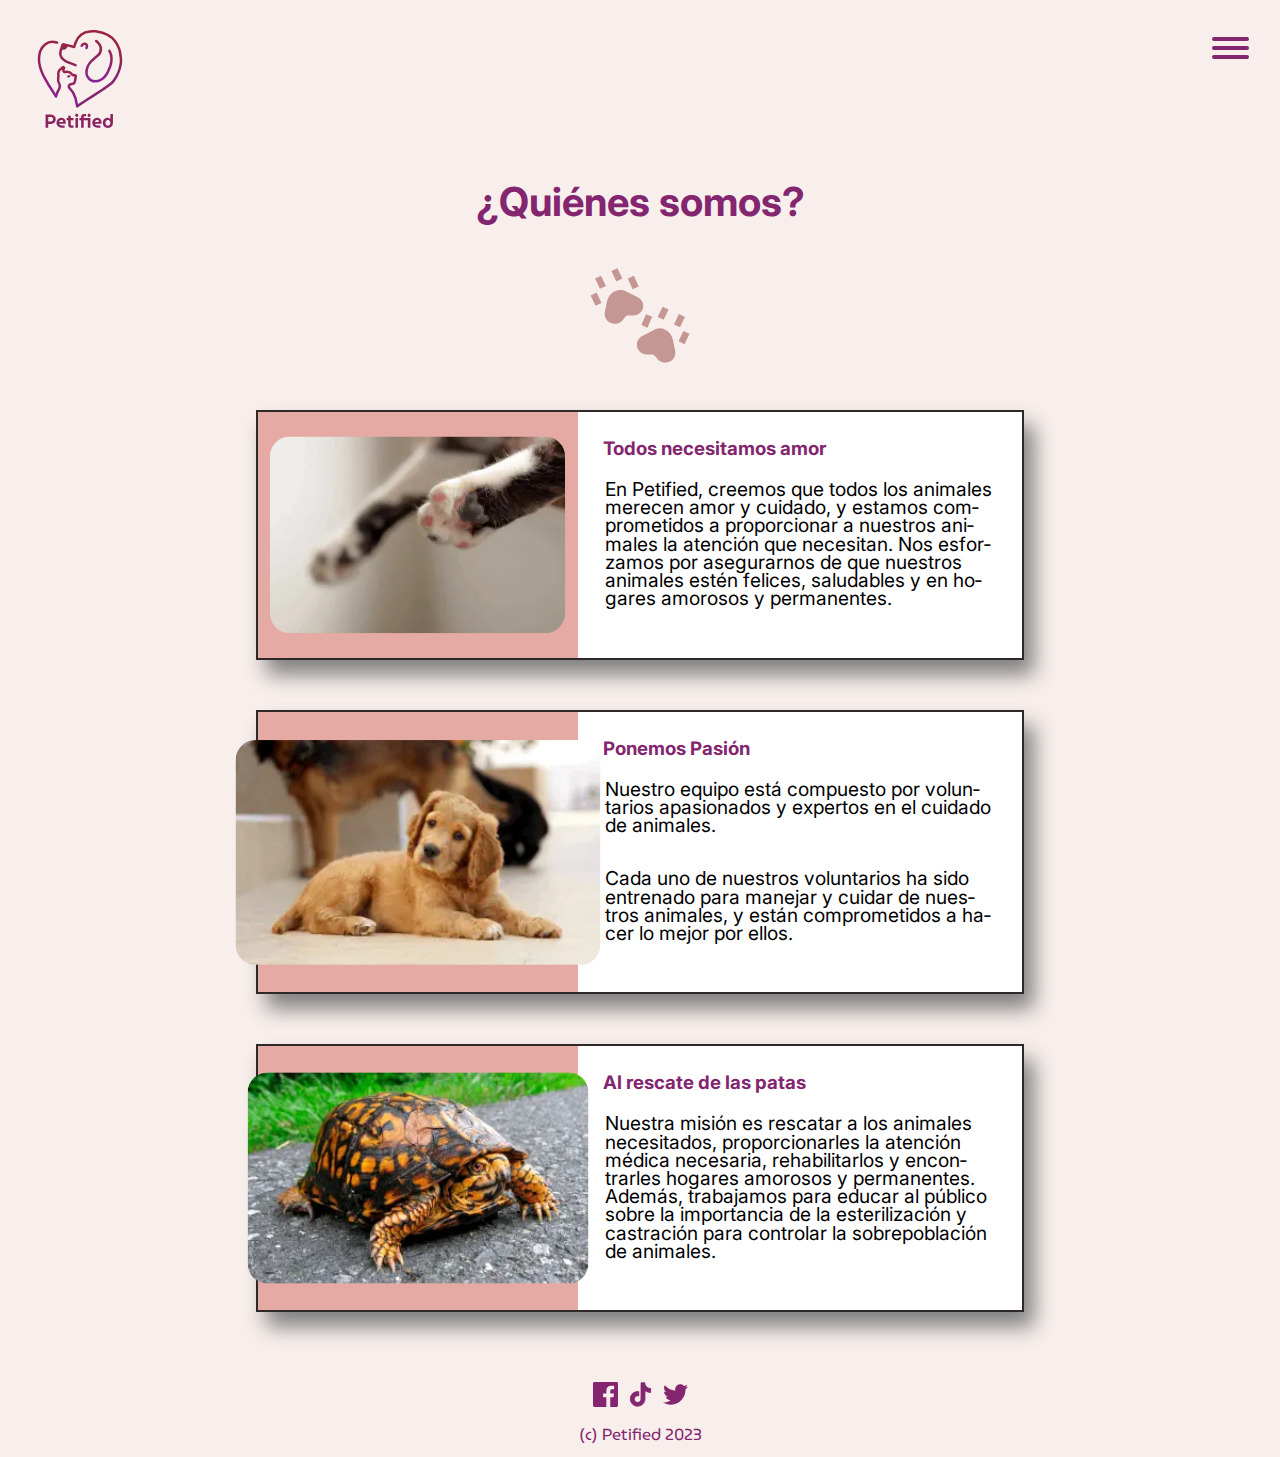
<file: somos2.html>
<!DOCTYPE html>
<html lang="es">
  <head>
    <meta charset="UTF-8" />
    <meta http-equiv="X-UA-Compatible" content="IE=edge" />
    <meta name="viewport" content="width=device-width, initial-scale=1.0" />
    <title>Petified - Refugio de animales</title>
    <link rel="stylesheet" href="css/root.css" />
    <link rel="stylesheet" href="css/style.css" />
  </head>
  <body>
    <header>
      <div class="grupoLogo">
        <a href="index.html"
          ><img class="logo" src="/img/Logos/logo.svg" alt="Petified"
        /></a>
      </div>

      <div class="menu">
        <nav id="nav" class="main-nav">
          <div class="nav-links">
            <a class="link-item link-item1" href="index.html">Inicio</a>
            <a class="link-item link-item2" href="somos.html">Quiénes somos</a>
            <a class="link-item link-item3" href="obrasocial.html"
              >Obra Social</a
            >
            <a class="link-item link-item4" href="adopta.html">Adopta</a>
            <a class="link-item link-item5" href="adopta.html">Contacto</a>
          </div>
        </nav>
        <button id="button-menu" class="button-menu">
          <span></span>
          <span></span>
          <span></span>
        </button>
      </div>
    </header>
    <main>
      <div class="marcoTitulo">
        <div class="titulo">
          <h1>¿Quiénes somos?</h1>
        </div>
        <div>
          <img class="icono" src="/img/icons/paws-svgrepo-com.svg" alt="pata" />
        </div>
      </div>
      <div class="marcoSomos">
        <div class="tarjetaSomos">
          <div class="mitadSuperiorTarjeta">
            <h3 class="subrayado">Todos necesitamos amor</h3>
            <p class="text">
              En Petified, creemos que todos los animales merecen amor y
              cuidado, y estamos comprometidos a proporcionar a nuestros
              animales la atención que necesitan. Nos esforzamos por asegurarnos
              de que nuestros animales estén felices, saludables y en hogares
              amorosos y permanentes.
            </p>
            <p class="text displaySomos">
              En Petified, nos enorgullece tener instalaciones de alta calidad
              que garantizan que nuestros animales tengan un ambiente seguro y
              cómodo. También trabajamos en estrecha colaboración con
              veterinarios locales para asegurarnos de que nuestros animales
              reciban atención médica de alta calidad.
            </p>
          </div>
          <div class="galeriaSomos">
            <img
              src="/img/ImagenesWEBP/320/gatos/320gatoPatas.webp"
              alt=""
              class="fotoSomos"
            />
          </div>
        </div>

        <div class="tarjetaSomos">
          <div class="mitadSuperiorTarjeta">
            <h3 class="subrayado">Ponemos Pasión</h3>
            <p class="text">
              Nuestro equipo está compuesto por voluntarios apasionados y
              expertos en el cuidado de animales.
            </p>

            <p class="text">
              Cada uno de nuestros voluntarios ha sido entrenado para manejar y
              cuidar de nuestros animales, y están comprometidos a hacer lo
              mejor por ellos.
            </p>
          </div>
          <div class="galeriaSomos">
            <img
              src="/img/ImagenesWEBP/320/perros/320cachorroNaranja.webp"
              alt=""
              class="fotoSomos"
            />
          </div>
        </div>

        <div class="tarjetaSomos">
          <div class="mitadSuperiorTarjeta">
            <h3 class="subrayado">Al rescate de las patas</h3>
            <p class="text">
              Nuestra misión es rescatar a los animales necesitados,
              proporcionarles la atención médica necesaria, rehabilitarlos y
              encontrarles hogares amorosos y permanentes. Además, trabajamos
              para educar al público sobre la importancia de la esterilización y
              castración para controlar la sobrepoblación de animales.
            </p>
            <p class="text displaySomos">
              En resumen, en Petified estamos dedicados a hacer una diferencia
              en la vida de los animales necesitados. Si desea saber más acerca
              de nosotros o desea ayudarnos a hacer una diferencia en la vida de
              un animal necesitado, ¡no dude en ponerse en contacto con
              nosotros!
            </p>
          </div>
          <div class="galeriaSomos">
            <img
              src="/img/ImagenesWEBP/320/Otros/320tortugas-terrestres.webp"
              alt=""
              class="fotoSomos"
            />
          </div>
        </div>
      </div>
    </main>
    <footer>
      <div class="grupoRedes">
        <img
          class="redes"
          src="/img/icons/facebook-color-svgrepo-com.svg"
          alt=""
        />
        <img class="redes" src="/img/icons/tiktok-svgrepo-com.svg" alt="" />
        <img class="redes" src="/img/icons/twitter-3-svgrepo-com.svg" alt="" />
      </div>
      <div class="copyRight">(c) Petified 2023</div>
    </footer>
    <script src="js/script.js"></script>
  </body>
</html>
</file>
<file: css/root.css>
@charset "utf-8";

:root {
  /* Colores */
  --morado: #83256f;
  --morado-light: #935a8c;
  --negro: #2e2928;
  --ocre: #af7a5d;
  --ocre-light: #feead4;
  --ocrer: #c59793;
  --ocrer-light: #f8efec;
  --rosado: #e5aaa3;

  /* borders */
  --border: 10px;

  /* fuentes */

  /* Tamaños */
  --text-medium: 1.2em;
  --text-small: 0.75em;
  --text-large: 2.5em;
  --text-xlarge: 3em;

  --text-mv-medium: 1.2em;
  --text-mv-small: 0.75em;
  --text-mv-large: 2.5em;
  --text-mv-xlarge: 3em;

  /* Fuentes títulos */

  --fuente-titulo: "MuseoModerno";
  --fuente-titulo-estilo: normal;
  --fuente-titulo-peso: 500;
  --fuente-titulo-altura-linea: 130%;

  /* Fuentes contenidos */

  --fuente-contenido: "Roboto";
  --fuente-contenido-estilo: normal;
  --fuente-contenido-peso: 400;
  --fuente-contenido-altura-linea: 100%;
}
</file>
<file: css/style.css>
@charset "utf-8";
@import url("https://fonts.googleapis.com/css2?family=MuseoModerno&display=swap");
@import url("https://fonts.googleapis.com/css2?family=Inter&display=swap");

*,
*::after,
*::before {
  margin: 0;
  padding: 0;
  box-sizing: border-box;
}

form {
  display: flex;
  flex-direction: column;
  width: 400px;
  height: 600px;
  line-height: 30px;
  background-color: cornflowerblue;
  padding: 30px;
}

.contenedorBoton {
  display: flex;
  place-content: center;
  margin-top: 15px;
}

.buttonContacto {
  width: 100px;
  height: 35px;
}

.radiales {
  line-height: 80px;
}

.spanContacto {
  color: red;
  font-size: 0.8rem;
}

.invisible {
  display: none;
}

.visible {
  display: block;
  border: 2px dashed red;
}

/* ---------------------------------------------------- */

.fotosSomosDesktop {
  display: none;
}

#global {
  padding: 20px;
  display: flex;
  justify-self: center;
  height: 60vh;
  width: 70vw;
  border: 1px solid #ddd;
  background: #f1f1f1;
  overflow-y: scroll;
}
#mensajes {
  height: auto;
}
.texto {
  padding: 4px;
  background: #fff;
}

.somos {
  display: flex;
  flex-direction: column;
  align-items: center;
}

body {
  width: 100%;
  background-color: var(--ocrer-light);
  min-width: 375px;
}

/* INICIO HEADER */

header {
  display: flex;
  justify-content: space-between;
  height: 137px;
  background-color: var(--ocrer-light);
  padding: 30px;
}

.logo {
  width: 100px;
  height: 100px;
}

.main-nav {
  position: fixed;
  top: 0;
  left: 0;
  height: 100vh;
  width: 100%;
  margin-left: -100%;
  transition: all 0.2s linear;
  background-color: rgba(0, 0, 0, 0.7);
  z-index: 100;
}

.main-nav.show {
  margin-left: 0;
}

.nav-links {
  background-color: rgb(250, 250, 250);
  display: flex;
  flex-direction: column;
  width: 70%;
  height: 100%;
  padding: 20px;
  align-items: left;
  justify-content: flex-start;
}

.link-item {
  margin-top: 2rem;
  color: var(--morado);
  font-family: "Inter", sans-serif;
  font-size: large;
  text-decoration: none;
  font-weight: bold;
  position: relative;
}

.link-item::after {
  position: absolute;
  content: "";
  background-color: var(--ocre);
  bottom: -5px;
  left: 0;
  width: 0%;
  height: 3px;
  transition: 0.3s ease all;
}

.link-item:hover {
  color: var(--ocre);
}

.link-item1:hover::after {
  width: 50px;
}
.link-item2:hover::after {
  width: 140px;
}
.link-item3:hover::after {
  width: 107px;
}
.link-item4:hover::after {
  width: 68px;
}

.link-item5:hover::after {
  width: 88px;
}

.button-menu {
  z-index: 200;
  width: 40px;
  height: 40px;
  border: none;
  display: flex;
  background: none;
  flex-direction: column;
  align-items: center;
  justify-content: center;
  cursor: pointer;
}

.button-menu span {
  width: 37px;
  height: 4px;
  margin-bottom: 5px;
  position: relative;
  background: var(--morado);
  border-radius: 3px;
  transform-origin: 4px 0px;
  transition: all 0.2s linear;
}

.button-menu.close span {
  opacity: 1;
  transform: rotate(45deg) translate(0px, 0px);
  background: #ffffff;
}

.button-menu.close span:nth-child(2) {
  transform: rotate(-45deg) translate(-8px, 5px);
}

.button-menu.close span:nth-child(3) {
  display: none;
}

/* FIN HEADER */

.huella1 {
  display: flex;
  justify-content: end;
  margin-right: 40px;
  margin-top: 20px;
}

.huellas {
  width: 50px;
}

/* INICIO SECTION */

.seccion1 {
  display: flex;
  flex-direction: column;
  align-items: center;
  background-color: var(--ocrer-light);
}

.marcoBoton {
  background-color: var(--ocrer-light);
  display: flex;
  flex-direction: column;
  margin-bottom: 80px;
  align-items: center;
}

.titulo {
  display: flex;
  place-content: column;
  background-color: var(--ocrer-light);
  font-family: "Inter", sans-serif;
  font-weight: medium;
  margin-left: 30px;
  margin-right: 30px;
}

h1 {
  text-align: center;
  margin: 40px;
  margin-top: 10px;
  max-width: 900px;
  font-size: var(--text-large);
  color: var(--morado);
}

.adopta {
  font-size: var(--text-medium);
  margin-top: 50px;
  border-radius: 30px;
  border-style: none;
  box-shadow: 0px 0px 30px 3px var(--morado-light);
  background-color: white;
}

.adopta:hover {
  background-color: var(--rosado);
}
.adopta:focus {
  background-color: var(--morado);
}

button::after {
  background-color: var(--rosado);
}
button a {
  display: block;
  padding: 10px;
  padding-left: 20px;
  padding-right: 20px;
  font-family: "Inter", sans-serif;
  font-weight: bolder;
  text-decoration: none;
  text-transform: uppercase;
  color: var(--morado);
}

button a:active {
  color: white;
}

/* FIN SECTION */

.huella2 {
  display: flex;
  margin-left: 20px;
  margin-bottom: -22px;
}

/* GALERIA HOME */

.galeriaPrincipal {
  background-color: antiquewhite;
}

.galeriaSomos {
  background-color: var(--rosado);
  display: flex;
  justify-content: center;
}

/*
.foto1 {
  margin-top: -15px;
  margin-left: 40px;
  width: 250px;
  transform: rotate(-12deg);
}


.foto2 {
  margin-top: 15px;
  margin-left: 50px;
  width: 430px;
  height: 300px;
  transform: rotate(-8deg);
}


.foto3 {
  margin-top: -50px;
  margin-left: 50px;
  width: 250px;
}


.foto4 {
  margin-top: -15px;
  margin-left: 50px;
  width: 250px;
  transform: rotate(5deg);
}

.foto5 {
  margin-top: -15px;
  margin-left: 50px;
  width: 250px;
  transform: rotate(12deg);
}
*/

/* INICIO SECTION ENLACES */
.iconoEnlace {
  display: flex;
  flex-direction: column;
  align-items: center;
  margin-bottom: 20px;
  padding-top: 80px;
  background-color: white;
}

.conjuntoAdopta {
  display: flex;
  flex-direction: column;
  align-items: center;
}

h3 {
  font-family: "Inter", sans-serif;
  font-weight: medium;
  margin: 25px;
  color: var(--morado);
  margin-bottom: 20px;
}

.icono {
  width: 100px;
  height: 100px;
  margin-bottom: 60px;
}

.icono:hover {
  width: 120px;
  height: 120px;
  margin-bottom: 40px;
}

/* FIN SECTION ENLACES */

footer {
  display: flex;
  flex-direction: column;
  padding-top: 15px;
}

.grupoRedes {
  display: flex;
  justify-content: center;
}

.redes {
  width: 25px;
  height: 25px;
  margin: 5px;
}

.copyRight {
  display: flex;
  place-content: center;
  padding: 10px;
  font-family: "MuseoModerno", sans-serif;
  color: var(--morado);
}

/* TEXT OTRAS PAGINAS */

.tarjetaSomos {
  width: 100%;
  background-color: white;
}

.marcoTitulo {
  display: flex;
  flex-direction: column;
  align-items: center;
  padding: 50px;
  padding-bottom: 0;
  margin-bottom: -20px;
}

.marcoSomos {
  display: flex;
  flex-direction: column;
}

.text {
  hyphens: auto;
  margin-top: 2px;
  margin-bottom: 35px;
  margin-left: auto;
  margin-right: auto;
  padding-left: 5px;
  padding-right: 5px;
  width: 90%;
  line-height: 0.95;
  font-size: var(--text-medium);
  font-family: "Inter", sans-serif;
}

.displaySomos {
  display: none;
}

@media only screen and (max-width: 768px) {
  #global {
    padding: 20px;
    display: flex;
    justify-self: center;
    height: 100%;
    width: 70vw;
    border: 1px solid #ddd;
    background: #f1f1f1;
    overflow-y: hidden;
  }

  .galeriaPrincipal {
    width: auto;
    height: 350px;
    background-color: antiquewhite;
    display: flex;
    place-content: center;
  }

  .foto1 {
    display: none;
  }

  .foto2 {
    display: block;
    margin: 0;
    margin-top: 50px;
    width: 340px;
    height: 240px;
    transform: rotate(-0deg);
  }

  .foto3 {
    display: none;
  }
  .foto4 {
    display: none;
  }
  .foto5 {
    display: none;
  }
  .fotoSomos {
    scale: 0.8;
    border-radius: 25px;
  }
}

@media all and (max-width: 1025px) and (min-width: 768px) {
  .marcoSomos {
    display: flex;
    flex-direction: row;
    flex-wrap: wrap;
    justify-content: center;
  }

  .tarjetaSomos {
    scale: 1;
    width: 70%;
    border: 2px;
    border-color: var(--negro);
    border-style: solid;
    margin-top: 50px;
    background-color: var(--rosado);
    margin-right: 20px;
    margin-left: 20px;
    padding-bottom: 25px;
    margin-bottom: 25px;
    box-shadow: grey 10px 10px 50px;
  }

  .mitadSuperiorTarjeta {
    scale: 0.8;
    background-color: white;
    /*margin-top: -25px;*/
    padding-top: 15px;
    padding-bottom: 15px;
  }
  .galeriaPrincipal {
    width: auto;
    display: flex;
    flex-wrap: wrap;
    background-color: antiquewhite;
    place-content: center;
  }

  .foto1 {
    margin-left: 40px;
    width: 230px;
    transform: rotate(-12deg);
    margin-top: 25px;
    margin-bottom: 100px;
  }

  /* FOTO 2 */
  .foto2 {
    margin-left: 50px;
    width: 390px;
    height: 270px;
    transform: rotate(8deg);
  }

  .foto3 {
    margin-left: 50px;
    width: 240px;
    height: fit-content;
  }

  .foto4 {
    margin-top: -50px;
    margin-left: 50px;
    width: 250px;
    transform: rotate(5deg);
  }

  .foto5 {
    display: none;
    margin-left: 50px;
    width: 250px;
    transform: rotate(12deg);
  }

  .fotoSomos {
    transform: rotate(0deg);
    scale: 0.8;
    border-radius: 25px;
  }
}

@media all and (max-width: 1440px) and (min-width: 1025px) {
  h1 {
    margin-top: -10px;
  }

  .somos {
    display: flex;
    flex-direction: column;
  }

  .contenidosSomos {
    display: flex;
    flex-direction: row;
    width: 80vw;
  }

  .fotosSomosDesktop {
    display: flex;
    flex-direction: column;
    padding-right: 50px;
  }

  .marcoSomos {
    scale: 1;
    display: flex;
    flex-direction: column;
    align-content: center;
    flex-wrap: wrap;
    justify-content: center;
  }

  .tarjetaSomos {
    display: flex;
    flex-direction: row-reverse;
    width: 60%;

    border: 2px;
    border-color: var(--negro);
    border-style: solid;
    border-radius: 0;
    background-color: var(--rosado);
    margin-right: 10px;
    margin-left: 10px;
    padding-bottom: 0;
    margin-bottom: 50px;

    box-shadow: grey 10px 15px 20px;
  }

  .mitadSuperiorTarjeta {
    background-color: white;
    /*margin-top: -25px;*/
    padding-top: 0;
    padding-bottom: 15px;
    margin-bottom: 0;
  }

  .galeriaPrincipal {
    width: auto;
    display: flex;
    flex-wrap: wrap;
    background-color: antiquewhite;
    place-content: center;
  }

  .foto1 {
    margin-left: 40px;
    width: 250px;
    transform: rotate(-12deg);
    margin-top: 25px;
    margin-bottom: 20px;
  }

  .foto2 {
    margin-left: 50px;
    width: 420px;
    height: 270px;
    transform: rotate(8deg);
  }

  .foto3 {
    margin-left: 50px;
    width: 260px;
    height: fit-content;
    transform: rotate(4deg);
  }

  .foto4 {
    display: none;
  }
  .foto5 {
    display: none;
  }
  .fotoSomos {
    transform: rotate(0deg);
    scale: 0.8;
    border-radius: 25px;
  }

  .iconoEnlace {
    display: flex;
    flex-direction: row;
    justify-content: space-around;
  }
}

@media all and (max-width: 9000px) and (min-width: 1440px) {
  h1 {
    margin-top: -10px;
  }

  .somos {
    display: flex;
    flex-direction: column;
  }

  .contenidosSomos {
    display: flex;
    flex-direction: row;
    width: 80vw;
  }

  .fotosSomosDesktop {
    display: flex;
    flex-direction: column;
    padding-right: 50px;
  }
  .marcoSomos {
    scale: 1;
    display: flex;
    flex-direction: column;
    align-content: center;
    flex-wrap: wrap;
    justify-content: center;
  }

  .tarjetaSomos {
    display: flex;
    flex-direction: row-reverse;
    width: 60%;

    border: 2px;
    border-color: var(--negro);
    border-style: solid;
    border-radius: 0;
    background-color: var(--rosado);
    margin-right: 10px;
    margin-left: 10px;
    padding-bottom: 0;
    margin-bottom: 50px;

    box-shadow: grey 10px 15px 20px;
  }

  .mitadSuperiorTarjeta {
    background-color: white;
    /*margin-top: -25px;*/
    padding-top: 0;
    padding-bottom: 15px;
    margin-bottom: 0;
  }

  .displaySomos {
    display: block;
  }

  .button-menu {
    display: none;
  }

  .main-nav {
    display: flex;
    justify-content: flex-end;
    position: absolute;
    height: 30px;
    width: 70vw;
    margin-left: 400px;
    transition: none;
    background-color: var(--ocrer-light);
    z-index: 100;
  }

  .nav-links {
    display: flex;
    flex-direction: row;
    justify-content: space-between;

    background-color: var(--ocrer-light);

    width: 70%;
    height: 25px;
    padding: 20px;
  }

  .link-item1:hover::after {
    width: 0;
  }
  .link-item2:hover::after {
    width: 0;
  }
  .link-item3:hover::after {
    width: 0;
  }
  .link-item4:hover::after {
    width: 0;
  }

  .link-item5:hover::after {
    width: 0;
  }
  .galeriaPrincipal {
    width: 100%;
    margin-top: 40px;
    display: flex;
    place-content: center;
  }

  .foto1 {
    margin-top: -15px;
    margin-left: 40px;
    width: 250px;
    transform: rotate(-12deg);
  }

  .foto2 {
    margin-top: 15px;
    margin-left: 50px;
    width: 430px;
    height: 300px;
    transform: rotate(-8deg);
  }

  .foto3 {
    margin-top: -50px;
    margin-left: 50px;
    width: 250px;
  }

  .foto4 {
    margin-top: -15px;
    margin-left: 50px;
    width: 250px;
    transform: rotate(5deg);
  }

  .foto5 {
    margin-top: -15px;
    margin-left: 50px;
    width: 250px;
    transform: rotate(12deg);
  }

  .fotoSomos {
    transform: rotate(0deg);
    scale: 0.8;
    border-radius: 25px;
  }

  .iconoEnlace {
    /*margin-top: 60px;*/
    height: 400px;
    padding: 50px;
    padding-top: 150px;
    display: flex;
    flex-direction: row;
    justify-content: space-around;
  }
}
</file>
